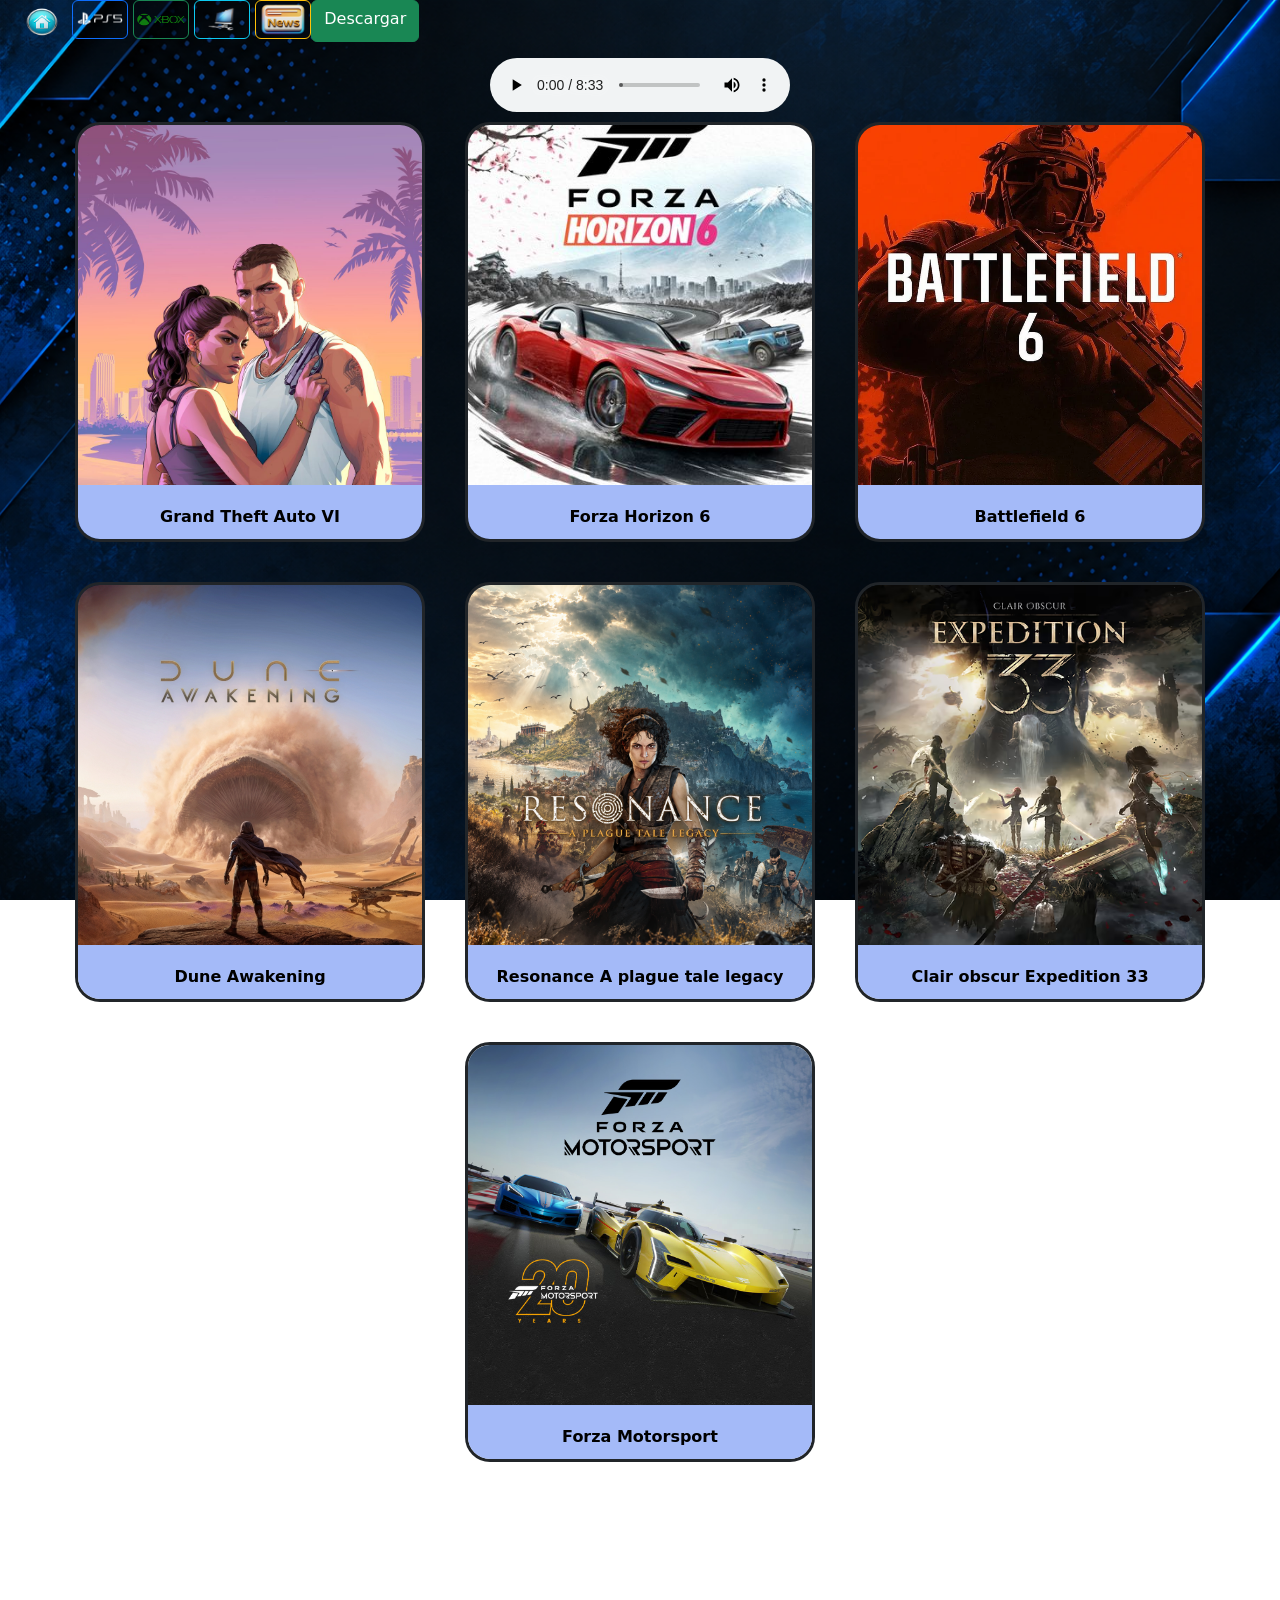
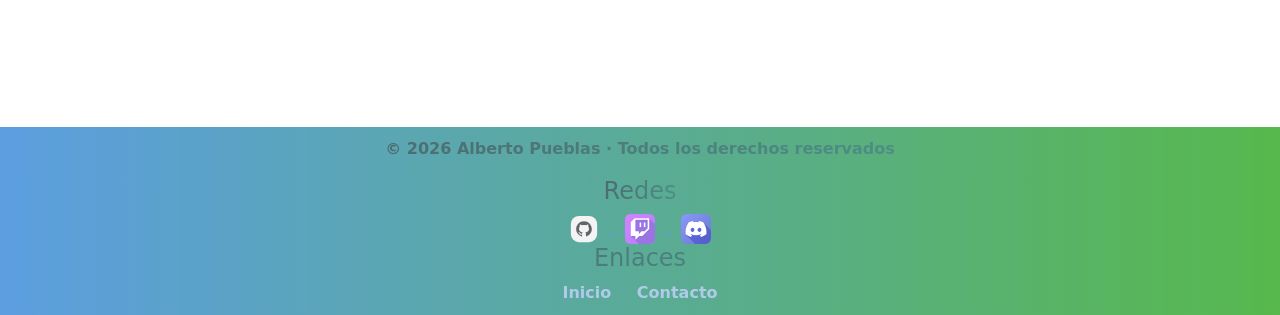
<file: Inicio/index.html>
<!doctype html>
<html lang="en">
  <head>
    <meta charset="UTF-8" />
    <title>Alberto Pueblas</title>
    <link rel="icon" href="./img/favicon.png" />
    <link
      href="https://cdn.jsdelivr.net/npm/bootstrap@5.3.8/dist/css/bootstrap.min.css"
      rel="stylesheet"
      integrity="sha384-sRIl4kxILFvY47J16cr9ZwB07vP4J8+LH7qKQnuqkuIAvNWLzeN8tE5YBujZqJLB"
      crossorigin="anonymous"
    />
    <link rel="stylesheet" href="./css/index.css" />
  </head>

  <body>
    <!--Barra de navegación-->
    <header>
      <div class="container-fluid">
        <nav class="d-flex mb-3">
          <a class="navbar-brand" href="./index.html">
            <img
              src="./img/BotonInicio.png"
              alt="Logo"
              width="50"
              height="30"
              class="d-inline-block align-text-top"
            />
          </a>
          <div class="navBar">
            <a
              href="./juegos/plataformas/playstation.html"
              type="button"
              class="btn btn-outline-primary"
            >
              <img
                src="./img/BotonPs5.png"
                alt="PS5"
                width="30"
                height="25"
                class="sizeBoton"
              />
            </a>
            <a
              href="./juegos/plataformas/xbox.html"
              type="button"
              class="btn btn-outline-success"
            >
              <img
                src="./img/botonXbox.png"
                alt="Xbox"
                width="30"
                height="25"
                class="sizeBoton"
              />
            </a>
            <a
              href="./juegos/plataformas/pc.html"
              type="button"
              class="btn btn-outline-info"
            >
              <img src="./img/BotonPc.png" alt="Pc" width="30" height="25" />
            </a>
            <a
              href="./juegos/proximos.html"
              type="button"
              class="btn btn-outline-warning"
            >
              <img
                src="./img/BotonNews.png"
                alt="Novedades"
                width="30"
                height="25"
                class="sizeBoton"
              />
            </a>
          </div>
            <a href="./audio/WeLost-LorienTestard.mp3" 
            download class="btn btn-success">Descargar</a>

        </nav>
      </div>
    </header>

    <div class="cajon">
      <audio autoplay loop controls class="audio" autoplay loop>
        <source src="./audio/WeLost-LorienTestard.mp3" type="audio/mpeg" />
      </audio>
    </div>

    <!--Este div contiene las tarjetas-->
    <div class="contenedor">
      <div class="carta">
        <span>
          <h3>Ficha técnica</h3>
          <ul class="ul-ficha">
            <li>Fecha de lanzamiento: 19 - 11 - 26</li>
            <li>Plataformas: Xbox / Ps5</li>
            <li>Tamaño: Consolas: 100 - 250 GB</li>
            <li>Multijugador: Sin confirmar</li>
            <li>Precio: Standard 79.99€ / Ultimate 99.99€</li>
            <p>Trailer</p>
          </ul>
          <a href="./img/gtaVI.jpg" target="_blank">
            <img src="./img/gtaVI.jpg" alt="GTA VI" />
          </a>
        </span>
        <img src="./img/gtaVI.jpg" alt="GTA VI" />

        <div class="card-body">
          <p class="card-text">Grand Theft Auto VI</p>
          <a
            class="Trailer"
            href="https://www.youtube.com/watch?v=FomR02IqaDY"
            target="_blank"
            >Trailer: Grand Theft Auto VI</a
          >
        </div>
      </div>

      <div class="carta" id="ForzaHorizon6">
        <span font-weight="bold">
          <h3>Ficha técnica</h3>
          <ul class="ul-ficha">
            <li>Fecha de lanzamiento: 19 - 05 - 26</li>
            <li>Plataformas: Xbox / Pc</li>
            <li>Tamaño: Xbox: 144 GB / Pc: 156 GB</li>
            <li>Multijugador: 1 / 12</li>
            <li>Precio: 69.99€</li>
          </ul>
          <a href="./img/ForzaHorizon6.jpg" target="_blank">
            <img src="./img/ForzaHorizon6.jpg" alt="Forza Horizon 6" />
          </a>
        </span>
        <img src="./img/ForzaHorizon6.jpg" />
        <div class="card-body">
          <p class="card-text">Forza Horizon 6</p>
          <a
            class="Trailer"
            href="https://www.youtube.com/watch?v=oYhaW-Vr4wg"
            target="_blank"
            >Trailer: Forza horizon 6</a
          >
        </div>
      </div>

      <div class="carta">
        <span>
          <h3>Ficha técnica</h3>
          <ul class="ul-ficha">
            <li>Fecha de lanzamiento: 10 - 10 - 25</li>
            <li>Plataformas: Xbox / Ps5 / Pc</li>
            <li>Tamaño: Xbox: 144 GB / Pc: 156 GB</li>
            <li>Multijugador: 1 / 128</li>
            <li>Precio: 69.99€ Standard / 109.99€ Phantom</li>
          </ul>
          <a href="./img/bf.webp" target="_blank">
            <img src="./img/bf.webp" alt="Forza Horizon 6" />
          </a>
        </span>
        <img src="./img/bf.webp" />
        <div class="card-body">
          <p class="card-text">Battlefield 6</p>
          <a
            class="Trailer"
            href="https://www.youtube.com/watch?v=6J8g1j0k5xM"
            target="_blank"
            >Trailer: Battlefield 6</a
          >
        </div>
      </div>
      <div class="carta">
        <span>
          <h3>Ficha técnica</h3>
          <ul class="ul-ficha">
            <li>Fecha de lanzamiento: 10 - 06 - 26</li>
            <li>Plataformas: Xbox / Pc / Ps5</li>
            <li>Tamaño: Consolas: 60 GB / Pc: 75 GB</li>
            <li>Multijugador: 1 / 32</li>
            <li>Precio: Standard 49.99€ / Deluxe 69.99€ Utlimate 89.99€</li>
          </ul>
          <a href="./img/dune.jpg" target="_blank">
            <img src="./img/dune.jpg" alt="Dune Awakening" />
          </a>
        </span>
        <img src="./img/dune.jpg" />
        <div class="card-body">
          <p class="card-text">Dune Awakening</p>
          <a
            class="Trailer"
            href="https://www.youtube.com/watch?v=ztdVjiRpYfo"
            target="_blank"
            >Trailer: Dune Awakening</a
          >
        </div>
      </div>

      <div class="carta">
        <span>
          <h3>Ficha técnica</h3>
          <ul class="ul-ficha">
            <li>Fecha de lanzamiento: 27 - 08 - 26</li>
            <li>Plataformas: Xbox / Pc / Ps5</li>
            <li>Tamaño: Consolas: 66 GB / Pc: 75 GB</li>
            <li>Multijugador: No</li>
            <li>
              Precio: Consolas 49.99€ / Pc 59.99€ / ed.Coleccionista 149.99€
            </li>
          </ul>
          <a href="./img/resonance.webp" target="_blank">
            <img
              src="./img/resonance.png"
              alt="Resonance A plague tale legacy"
            />
          </a>
        </span>
        <img src="./img/resonance.png" />
        <div class="card-body">
          <p class="card-text">Resonance A plague tale legacy</p>
          <a
            class="Trailer"
            href="https://www.youtube.com/watch?v=K3wOM3Fq3BI"
            target="_blank"
            >Trailer: Resonance A plague tale legacy</a
          >
        </div>
      </div>

      <div class="carta">
        <span>
          <h3>Ficha técnica</h3>
          <ul class="ul-ficha">
            <li>Fecha de lanzamiento: 24 - 04 - 25</li>
            <li>Plataformas: Xbox / Pc / Ps5</li>
            <li>Tamaño: Consolas: 43 GB / Pc: 55 GB</li>
            <li>Multijugador: No</li>
            <li>Precio: Standard 49.99€ / Deluxe 59.99€</li>
          </ul>
          <a href="./img/expedition.jpg" target="_blank">
            <img src="./img/expedition.jpg" alt="Clair obscur Expedition 33" />
          </a>
        </span>
        <img src="./img/expedition.jpg" />
        <div class="card-body">
          <p class="card-text">Clair obscur Expedition 33</p>
          <a
            class="Trailer"
            href="https://www.youtube.com/watch?v=9baCqcVrNCc"
            target="_blank"
            >Trailer: Clair obscur Expedition 33</a
          >
        </div>
      </div>
      <div class="carta">
        <span>
          <h3>Ficha técnica</h3>
          <ul class="ul-ficha">
            <li>Fecha de lanzamiento: 10 - 10 - 23</li>
            <li>Plataformas: Xbox / Pc</li>
            <li>Tamaño: Xbox: 144 GB / Pc: 130 GB</li>
            <li>Multijugador: 1 / 16</li>
            <li>Precio: Standard 69.99€ / Deluxe 99.99€</li>
          </ul>
          <a href="./img/forzaMotorsport.jpg" target="_blank">
            <img src="./img/forzaMotorsport.jpg" alt="Forza Motorsport" />
          </a>
        </span>
        <img src="./img/forzaMotorsport.jpg" />
        <div class="card-body">
          <p class="card-text">Forza Motorsport</p>
          <a
            class="Trailer"
            href="https://www.youtube.com/watch?v=em4gv1Ietko"
            target="_blank"
            >Trailer: Forza Motorsport</a
          >
        </div>
      </div>
    </div>
    <footer>
      <div class="footer">
        <p>© 2026 Alberto Pueblas · Todos los derechos reservados</p>

        <div class="footer-social">
          <div class="footer-social-icons">
            <h4>Redes</h4>
            <a href="https://github.com/AlbertoPueblas" target="_blank">
              <img src="./img/github.svg" alt="GitHub" />
            </a>
            <a href="https://www.twitch.tv/bettotepeto" target="_blank">
              <img src="./img/twitch.svg" alt="Twitch" />
            </a>
            <a href="https://discord.com/users/bettorrio" target="_blank">
              <img src="./img/discord.svg" alt="Discord" />
            </a>
          </div>
        </div>

        <div class="footer-links">
          <h4>Enlaces</h4>
          <a href="index.html">Inicio</a>
          <a href="mailto:acpg36@educa.madrid.org">Contacto</a>
        </div>
      </div>
    </footer>
  </body>
</html>
</file>
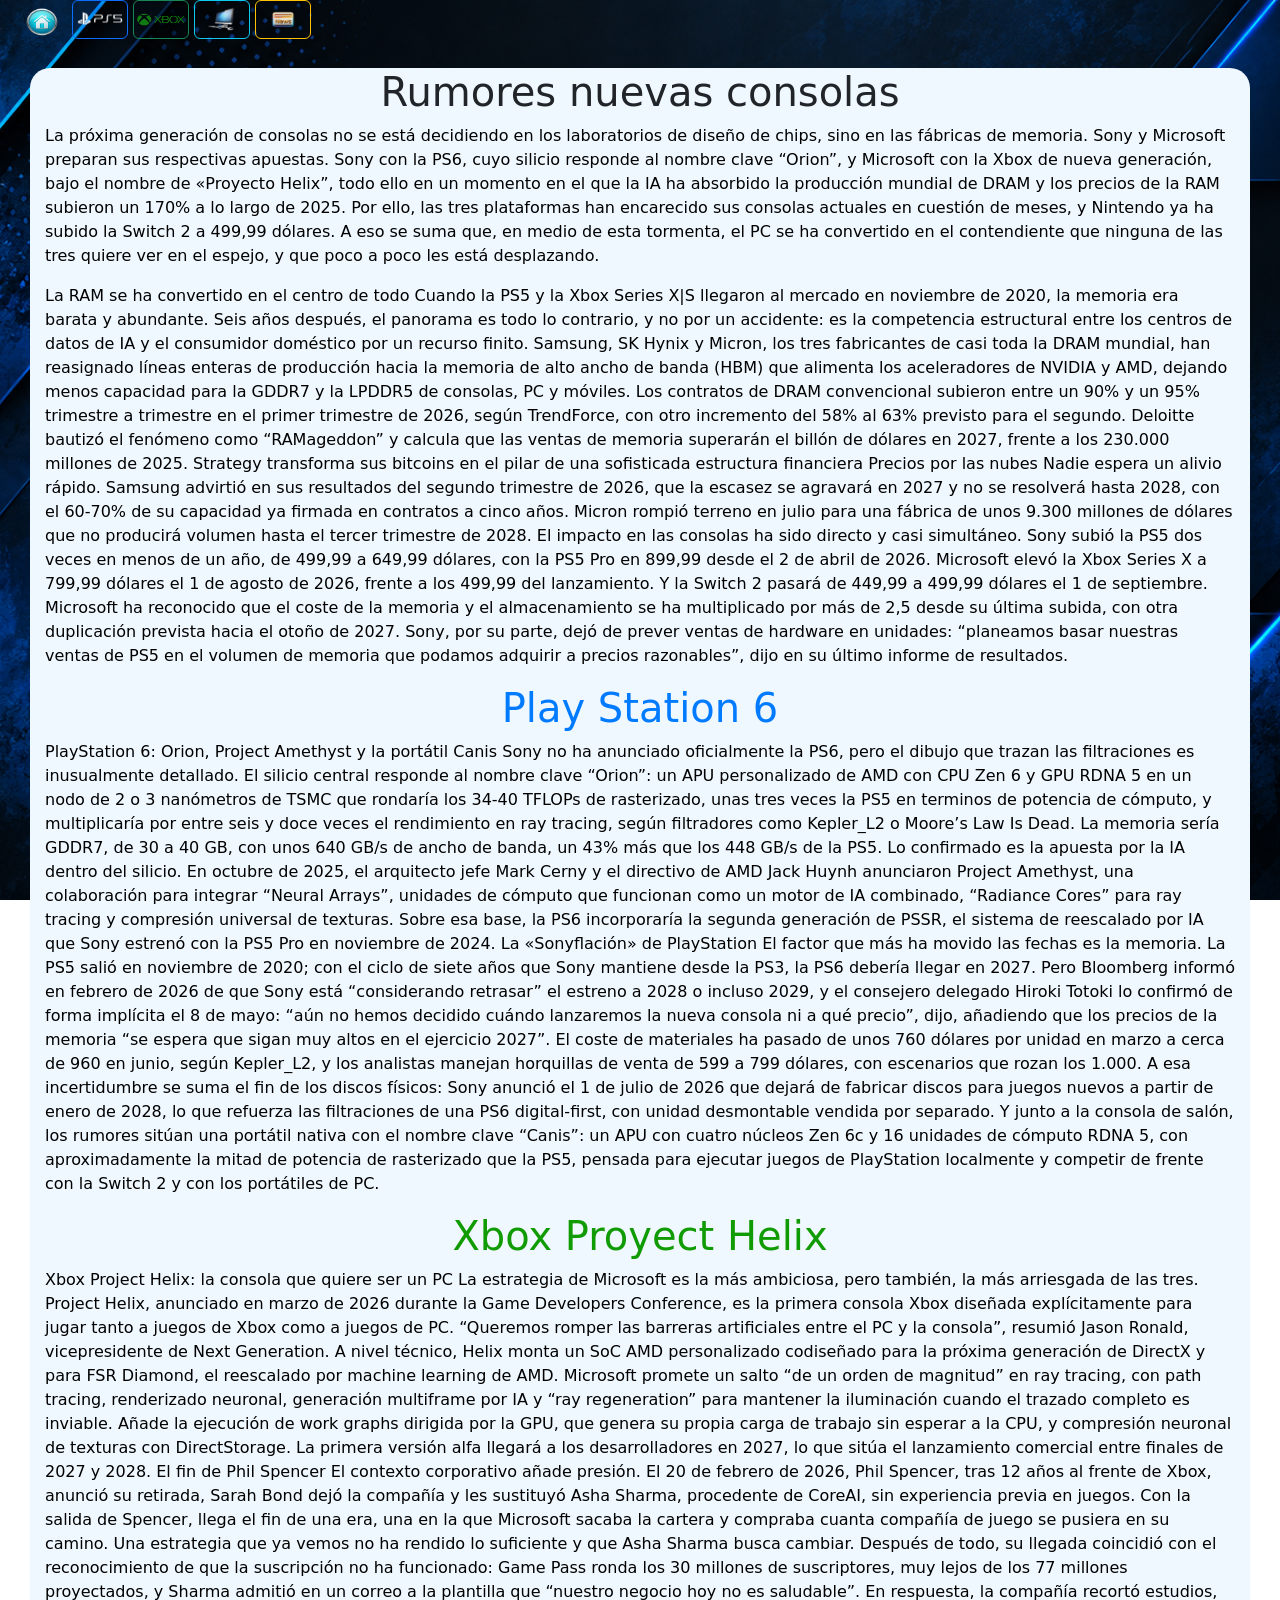
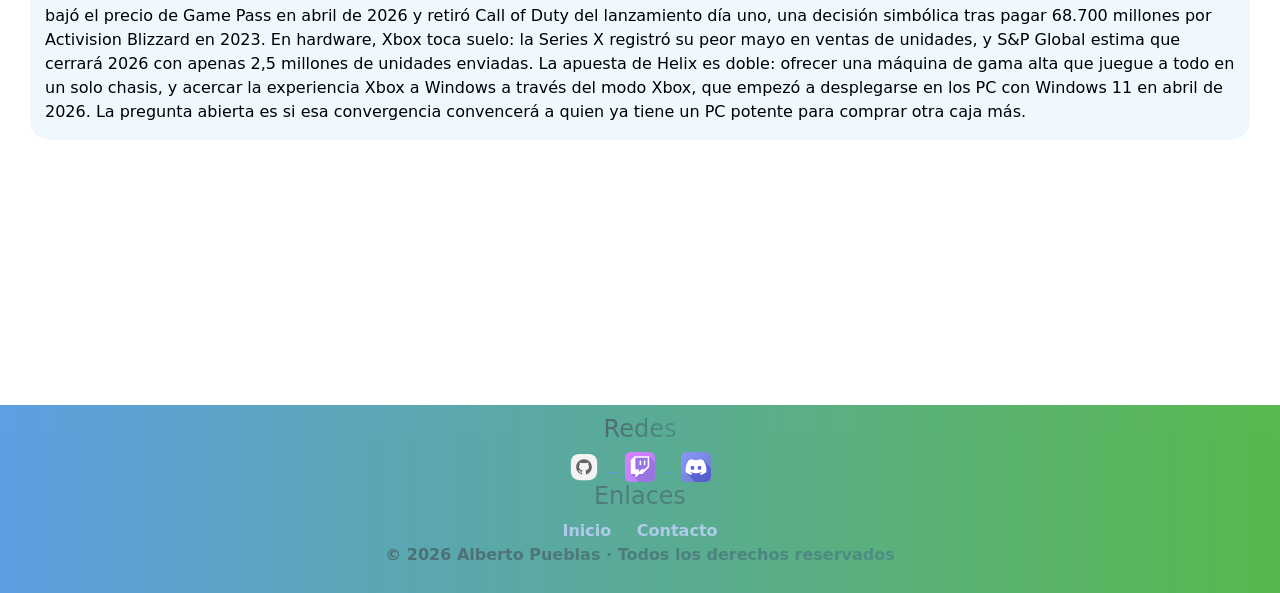
<file: Inicio/juegos/proximos.html>
<!doctype html>
<html lang="en">

<head>
  <meta charset="UTF-8" />
  <title>Alberto Pueblas</title>
  <link rel="icon" href="../img/favicon.png" />
  <link href="https://cdn.jsdelivr.net/npm/bootstrap@5.3.8/dist/css/bootstrap.min.css" rel="stylesheet"
    integrity="sha384-sRIl4kxILFvY47J16cr9ZwB07vP4J8+LH7qKQnuqkuIAvNWLzeN8tE5YBujZqJLB" crossorigin="anonymous" />
  <link rel="stylesheet" href="../css/index.css" />
</head>

<body>
  <header>
    <div class="container-fluid">
      <nav class="d-flex mb-3">
        <a class="navbar-brand" href="../index.html">
          <img src="../img/BotonInicio.png" alt="Logo" width="50" height="30" class="d-inline-block align-text-top">
        </a>
        <div class="navBar">
          <a href="./plataformas/playstation.html" type="button" class="btn btn-outline-primary">
            <img src="../img/BotonPs5.png" alt="PS5" width="30" height="25" class="sizeBoton">
          </a>
          <a href="./plataformas/xbox.html" type="button" class="btn btn-outline-success" class="sizeBoton">
            <img src="../img/botonXbox.png" alt="Xbox" width="30" height="25" class="sizeBoton">
          </a>
          <a href="./plataformas/pc.html" type="button" class="btn btn-outline-info">
            <img src="../img/BotonPc.png" alt="Pc" width="30" height="25">
          </a>
          <a href="./proximos.html" type="button" class="btn btn-outline-warning">
            <img src="../img/BotonNews.png" alt="Novedades" width="30" height="25">
          </a>
        </div>
      </nav>
    </div>
  </header>
  <div class="contenedor">
    <div class="cartaNoticia">
      <h1>Rumores nuevas consolas</h1>
      <p>
        La próxima generación de consolas no se está decidiendo en los
        laboratorios de diseño de chips, sino en las fábricas de memoria. Sony
        y Microsoft preparan sus respectivas apuestas. Sony con la PS6, cuyo
        silicio responde al nombre clave “Orion”, y Microsoft con la Xbox de
        nueva generación, bajo el nombre de «Proyecto Helix”, todo ello en un
        momento en el que la IA ha absorbido la producción mundial de DRAM y
        los precios de la RAM subieron un 170% a lo largo de 2025. Por ello,
        las tres plataformas han encarecido sus consolas actuales en cuestión
        de meses, y Nintendo ya ha subido la Switch 2 a 499,99 dólares. A eso
        se suma que, en medio de esta tormenta, el PC se ha convertido en el
        contendiente que ninguna de las tres quiere ver en el espejo, y que
        poco a poco les está desplazando.
      </p>
      <p>
        La RAM se ha convertido en el centro de todo Cuando la PS5 y la Xbox
        Series X|S llegaron al mercado en noviembre de 2020, la memoria era
        barata y abundante. Seis años después, el panorama es todo lo
        contrario, y no por un accidente: es la competencia estructural entre
        los centros de datos de IA y el consumidor doméstico por un recurso
        finito. Samsung, SK Hynix y Micron, los tres fabricantes de casi toda
        la DRAM mundial, han reasignado líneas enteras de producción hacia la
        memoria de alto ancho de banda (HBM) que alimenta los aceleradores de
        NVIDIA y AMD, dejando menos capacidad para la GDDR7 y la LPDDR5 de
        consolas, PC y móviles. Los contratos de DRAM convencional subieron
        entre un 90% y un 95% trimestre a trimestre en el primer trimestre de
        2026, según TrendForce, con otro incremento del 58% al 63% previsto
        para el segundo. Deloitte bautizó el fenómeno como “RAMageddon” y
        calcula que las ventas de memoria superarán el billón de dólares en
        2027, frente a los 230.000 millones de 2025. Strategy transforma sus
        bitcoins en el pilar de una sofisticada estructura financiera Precios
        por las nubes Nadie espera un alivio rápido. Samsung advirtió en sus
        resultados del segundo trimestre de 2026, que la escasez se agravará
        en 2027 y no se resolverá hasta 2028, con el 60-70% de su capacidad ya
        firmada en contratos a cinco años. Micron rompió terreno en julio para
        una fábrica de unos 9.300 millones de dólares que no producirá volumen
        hasta el tercer trimestre de 2028. El impacto en las consolas ha sido
        directo y casi simultáneo. Sony subió la PS5 dos veces en menos de un
        año, de 499,99 a 649,99 dólares, con la PS5 Pro en 899,99 desde el 2
        de abril de 2026. Microsoft elevó la Xbox Series X a 799,99 dólares el
        1 de agosto de 2026, frente a los 499,99 del lanzamiento. Y la Switch
        2 pasará de 449,99 a 499,99 dólares el 1 de septiembre. Microsoft ha
        reconocido que el coste de la memoria y el almacenamiento se ha
        multiplicado por más de 2,5 desde su última subida, con otra
        duplicación prevista hacia el otoño de 2027. Sony, por su parte, dejó
        de prever ventas de hardware en unidades: “planeamos basar nuestras
        ventas de PS5 en el volumen de memoria que podamos adquirir a precios
        razonables”, dijo en su último informe de resultados.
      </p>
      <h1 style="color: #007bff">Play Station 6</h1>
      <p>
        PlayStation 6: Orion, Project Amethyst y la portátil Canis Sony no ha
        anunciado oficialmente la PS6, pero el dibujo que trazan las
        filtraciones es inusualmente detallado. El silicio central responde al
        nombre clave “Orion”: un APU personalizado de AMD con CPU Zen 6 y GPU
        RDNA 5 en un nodo de 2 o 3 nanómetros de TSMC que rondaría los 34-40
        TFLOPs de rasterizado, unas tres veces la PS5 en terminos de potencia
        de cómputo, y multiplicaría por entre seis y doce veces el rendimiento
        en ray tracing, según filtradores como Kepler_L2 o Moore’s Law Is
        Dead. La memoria sería GDDR7, de 30 a 40 GB, con unos 640 GB/s de
        ancho de banda, un 43% más que los 448 GB/s de la PS5. Lo confirmado
        es la apuesta por la IA dentro del silicio. En octubre de 2025, el
        arquitecto jefe Mark Cerny y el directivo de AMD Jack Huynh anunciaron
        Project Amethyst, una colaboración para integrar “Neural Arrays”,
        unidades de cómputo que funcionan como un motor de IA combinado,
        “Radiance Cores” para ray tracing y compresión universal de texturas.
        Sobre esa base, la PS6 incorporaría la segunda generación de PSSR, el
        sistema de reescalado por IA que Sony estrenó con la PS5 Pro en
        noviembre de 2024. La «Sonyflación» de PlayStation El factor que más
        ha movido las fechas es la memoria. La PS5 salió en noviembre de 2020;
        con el ciclo de siete años que Sony mantiene desde la PS3, la PS6
        debería llegar en 2027. Pero Bloomberg informó en febrero de 2026 de
        que Sony está “considerando retrasar” el estreno a 2028 o incluso
        2029, y el consejero delegado Hiroki Totoki lo confirmó de forma
        implícita el 8 de mayo: “aún no hemos decidido cuándo lanzaremos la
        nueva consola ni a qué precio”, dijo, añadiendo que los precios de la
        memoria “se espera que sigan muy altos en el ejercicio 2027”. El coste
        de materiales ha pasado de unos 760 dólares por unidad en marzo a
        cerca de 960 en junio, según Kepler_L2, y los analistas manejan
        horquillas de venta de 599 a 799 dólares, con escenarios que rozan los
        1.000. A esa incertidumbre se suma el fin de los discos físicos: Sony
        anunció el 1 de julio de 2026 que dejará de fabricar discos para
        juegos nuevos a partir de enero de 2028, lo que refuerza las
        filtraciones de una PS6 digital-first, con unidad desmontable vendida
        por separado. Y junto a la consola de salón, los rumores sitúan una
        portátil nativa con el nombre clave “Canis”: un APU con cuatro núcleos
        Zen 6c y 16 unidades de cómputo RDNA 5, con aproximadamente la mitad
        de potencia de rasterizado que la PS5, pensada para ejecutar juegos de
        PlayStation localmente y competir de frente con la Switch 2 y con los
        portátiles de PC.
      </p>
      <h1 style="color: #119b02">Xbox Proyect Helix</h1>
      <p>
        Xbox Project Helix: la consola que quiere ser un PC La estrategia de
        Microsoft es la más ambiciosa, pero también, la más arriesgada de las
        tres. Project Helix, anunciado en marzo de 2026 durante la Game
        Developers Conference, es la primera consola Xbox diseñada
        explícitamente para jugar tanto a juegos de Xbox como a juegos de PC.
        “Queremos romper las barreras artificiales entre el PC y la consola”,
        resumió Jason Ronald, vicepresidente de Next Generation. A nivel
        técnico, Helix monta un SoC AMD personalizado codiseñado para la
        próxima generación de DirectX y para FSR Diamond, el reescalado por
        machine learning de AMD. Microsoft promete un salto “de un orden de
        magnitud” en ray tracing, con path tracing, renderizado neuronal,
        generación multiframe por IA y “ray regeneration” para mantener la
        iluminación cuando el trazado completo es inviable. Añade la ejecución
        de work graphs dirigida por la GPU, que genera su propia carga de
        trabajo sin esperar a la CPU, y compresión neuronal de texturas con
        DirectStorage. La primera versión alfa llegará a los desarrolladores
        en 2027, lo que sitúa el lanzamiento comercial entre finales de 2027 y
        2028. El fin de Phil Spencer El contexto corporativo añade presión. El
        20 de febrero de 2026, Phil Spencer, tras 12 años al frente de Xbox,
        anunció su retirada, Sarah Bond dejó la compañía y les sustituyó Asha
        Sharma, procedente de CoreAI, sin experiencia previa en juegos. Con la
        salida de Spencer, llega el fin de una era, una en la que Microsoft
        sacaba la cartera y compraba cuanta compañía de juego se pusiera en su
        camino. Una estrategia que ya vemos no ha rendido lo suficiente y que
        Asha Sharma busca cambiar. Después de todo, su llegada coincidió con
        el reconocimiento de que la suscripción no ha funcionado: Game Pass
        ronda los 30 millones de suscriptores, muy lejos de los 77 millones
        proyectados, y Sharma admitió en un correo a la plantilla que “nuestro
        negocio hoy no es saludable”. En respuesta, la compañía recortó
        estudios, bajó el precio de Game Pass en abril de 2026 y retiró Call
        of Duty del lanzamiento día uno, una decisión simbólica tras pagar
        68.700 millones por Activision Blizzard en 2023. En hardware, Xbox
        toca suelo: la Series X registró su peor mayo en ventas de unidades, y
        S&P Global estima que cerrará 2026 con apenas 2,5 millones de unidades
        enviadas. La apuesta de Helix es doble: ofrecer una máquina de gama
        alta que juegue a todo en un solo chasis, y acercar la experiencia
        Xbox a Windows a través del modo Xbox, que empezó a desplegarse en los
        PC con Windows 11 en abril de 2026. La pregunta abierta es si esa
        convergencia convencerá a quien ya tiene un PC potente para comprar
        otra caja más.
      </p>
    </div>
  </div>

  <footer>
    <div class="footer">
      
      <div class="footer-social">
        <div class="footer-social-icons">
          <h4>Redes</h4>
          <a href="https://github.com/AlbertoPueblas" target="_blank">
            <img src="../img/github.svg" alt="GitHub" />
          </a>
          <a href="https://www.twitch.tv/bettotepeto" target="_blank">
            <img src="../img/twitch.svg" alt="Twitch" />
          </a>
          <a href="https://discord.com/users/bettorrio" target="_blank">
            <img src="../img/discord.svg" alt="Discord" />
          </a>
        </div>
      </div>
      
      <div class="footer-links">
        <h4>Enlaces</h4>
        <a href="../index.html">Inicio</a>
        <a href="mailto:acpg36@educa.madrid.org">Contacto</a>
      </div>
      
    </div>
    <p>© 2026 Alberto Pueblas · Todos los derechos reservados</p>
  </footer>

</body>

</html>
</file>
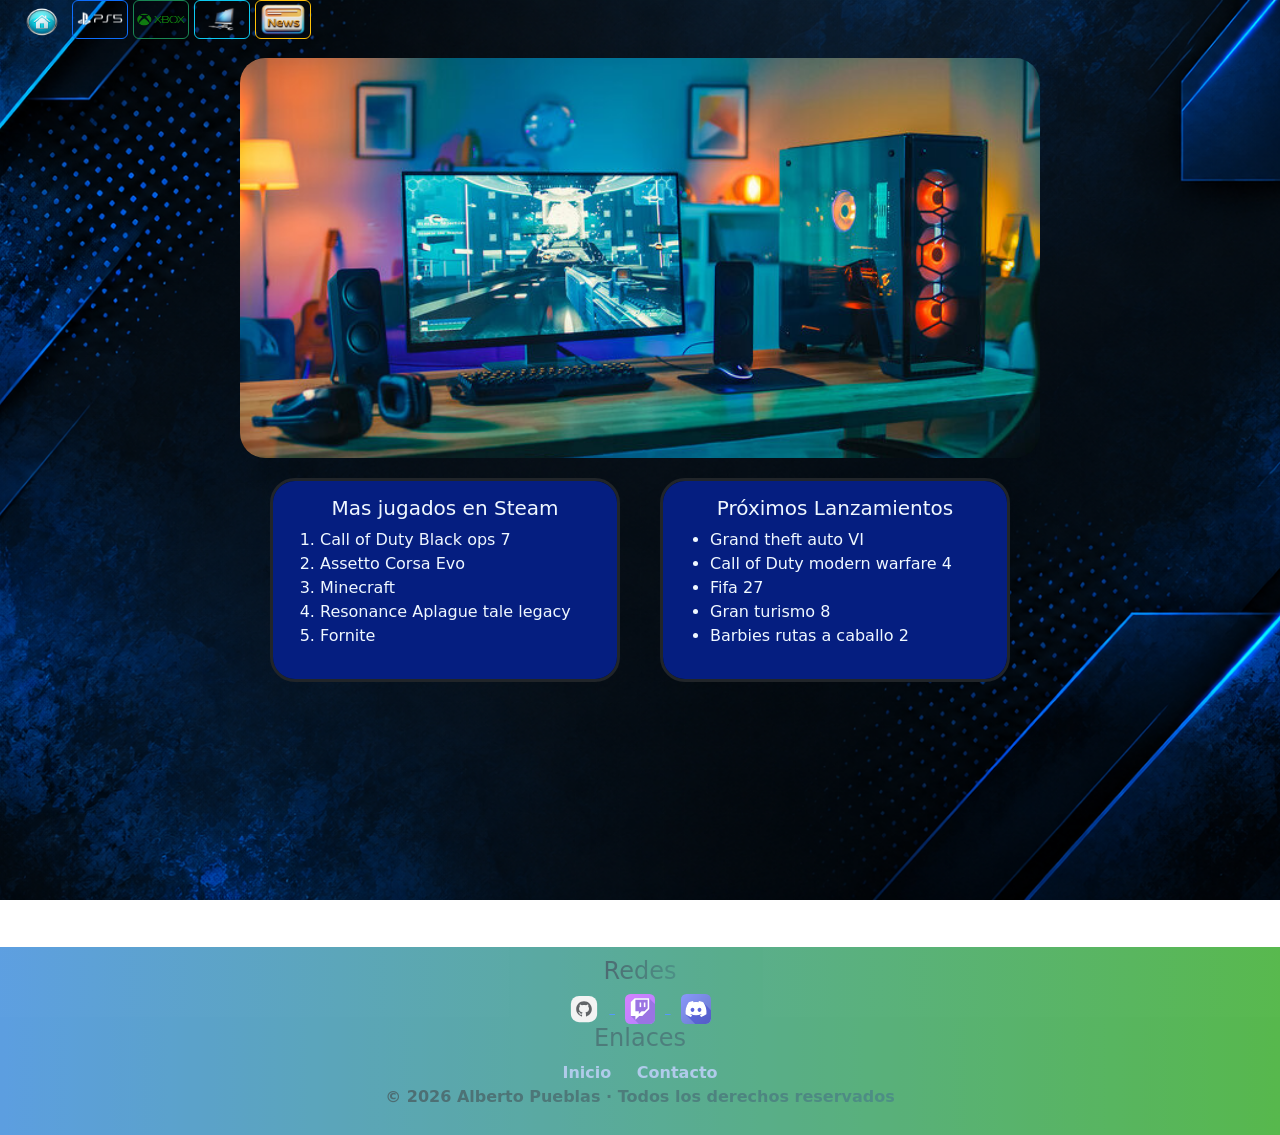
<file: Inicio/juegos/plataformas/pc.html>
<!doctype html>
<html lang="en">
  <head>
    <meta charset="UTF-8" />
    <title>Alberto Pueblas</title>
    <link rel="icon" href="../../img/favicon.png" />
    <link
      href="https://cdn.jsdelivr.net/npm/bootstrap@5.3.8/dist/css/bootstrap.min.css"
      rel="stylesheet"
      integrity="sha384-sRIl4kxILFvY47J16cr9ZwB07vP4J8+LH7qKQnuqkuIAvNWLzeN8tE5YBujZqJLB"
      crossorigin="anonymous"
    />
    <link rel="stylesheet" href="../../css/index.css" />
  </head>

  <body>
    <header>
      <div class="container-fluid">
        <nav class="d-flex mb-3">
          <a class="navbar-brand" href="../../index.html">
            <img
              src="../../img/BotonInicio.png"
              alt="Logo"
              width="50"
              height="30"
              class="d-inline-block align-text-top"
            />
          </a>
          <div class="navBar">
            <a
              href="./playstation.html"
              type="button"
              class="btn btn-outline-primary"
            >
              <img
                src="../../img/BotonPs5.png"
                alt="PS5"
                width="30"
                height="25"
                class="sizeBoton"
              />
            </a>
            <a
              href="../plataformas/xbox.html"
              type="button"
              class="btn btn-outline-success"
            >
              <img
                src="../../img/botonXbox.png"
                alt="Xbox"
                width="30"
                height="25"
                class="sizeBoton"
              />
            </a>
            <a href="" type="button" class="btn btn-outline-info">
              <img
                src="../../img/BotonPc.png"
                alt="Pc"
                width="30"
                height="25"
              />
            </a>
            <a
              href="../proximos.html"
              type="button"
              class="btn btn-outline-warning"
            >
              <img
                src="../../img/BotonNews.png"
                alt="Novedades"
                width="30"
                height="25"
                class="sizeBoton"
              />
            </a>
          </div>
        </nav>
      </div>
    </header>

    <div class="cartel">
      <img src="../../img/pc.jpg" class="d-block w-100" alt="..." />
    </div>
    <div class="contenedor">
      <div class="lista">
        <div class="card-body-pc">
          <h5>Mas jugados en Steam</h5>
          <ol class="listas">
            <li>Call of Duty Black ops 7</li>
            <li>Assetto Corsa Evo</li>
            <li>Minecraft</li>
            <li>Resonance Aplague tale legacy</li>
            <li>Fornite</li>
          </ol>
        </div>
      </div>

      <div class="lista">
        <div class="card-body-pc">
          <h5>Próximos Lanzamientos</h5>
          <ul class="listas">
            <li>Grand theft auto VI</li>
            <li>Call of Duty modern warfare 4</li>
            <li>Fifa 27</li>
            <li>Gran turismo 8</li>
            <li>Barbies rutas a caballo 2</li>
          </ul>
        </div>
      </div>
    </div>

    <footer>
      <div class="footer">
        <div class="footer-social">
          <div class="footer-social-icons">
            <h4>Redes</h4>
            <a href="https://github.com/AlbertoPueblas" target="_blank">
              <img src="../../img/github.svg" alt="GitHub" />
            </a>
            <a href="https://www.twitch.tv/bettotepeto" target="_blank">
              <img src="../../img/twitch.svg" alt="Twitch" />
            </a>
            <a href="https://discord.com/users/bettorrio" target="_blank">
              <img src="../../img/discord.svg" alt="Discord" />
            </a>
          </div>
        </div>

        <div class="footer-links">
          <h4>Enlaces</h4>
          <a href="../../index.html">Inicio</a>
          <a href="mailto:acpg36@educa.madrid.org">Contacto</a>
        </div>
      </div>
      <p>© 2026 Alberto Pueblas · Todos los derechos reservados</p>
    </footer>
  </body>
</html>
</file>
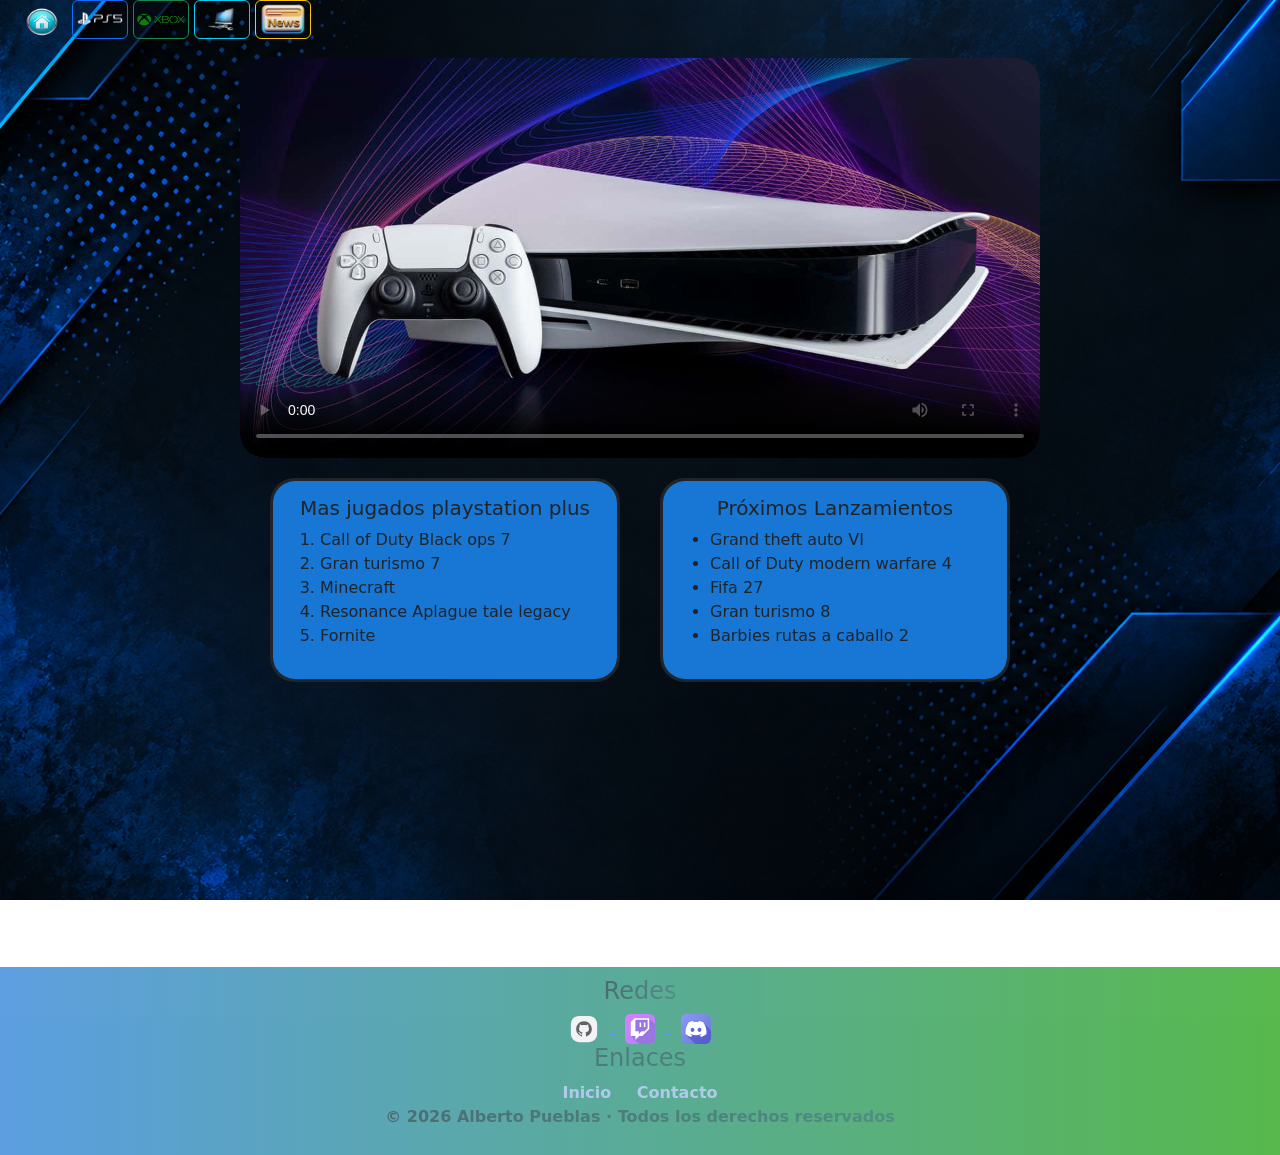
<file: Inicio/juegos/plataformas/playstation.html>
<!DOCTYPE html>
<html lang="en">

<head>
  <meta charset="UTF-8">
  <title>Alberto Pueblas</title>
  <link rel="icon" href="../../img/favicon.png">
  <link href="https://cdn.jsdelivr.net/npm/bootstrap@5.3.8/dist/css/bootstrap.min.css" rel="stylesheet"
    integrity="sha384-sRIl4kxILFvY47J16cr9ZwB07vP4J8+LH7qKQnuqkuIAvNWLzeN8tE5YBujZqJLB" crossorigin="anonymous">
  <link rel="stylesheet" href="../../css/index.css">
</head>

<body>
  <header>
    <div class="container-fluid">
      <nav class="d-flex mb-3">
        <a class="navbar-brand" href="../../index.html">
          <img src="../../img/BotonInicio.png" alt="Logo" width="50" height="30" class="d-inline-block align-text-top">
        </a>
        <div class="navBar">
          <a href="./playstation.html" href="./juegos/plataformas/playstation.html" type="button"
            class="btn btn-outline-primary">
            <img src="../../img/BotonPs5.png" alt="PS5" width="30" height="25" class="sizeBoton">
          </a>
          <a href="./xbox.html" type="button" class="btn btn-outline-success">
            <img src="../../img/botonXbox.png" alt="Xbox" width="30" height="25" class="sizeBoton">
          </a>
          <a href="./pc.html" type="button" class="btn btn-outline-info">
            <img src="../../img/BotonPc.png" alt="Pc" width="30" height="25">
          </a>
          <a href="../proximos.html" type="button" class="btn btn-outline-warning">
            <img src="../../img/BotonNews.png" alt="Novedades" width="30" height="25" class="sizeBoton">
          </a>
        </div>
      </nav>
    </div>
  </header>

  <div class="cartel">
    <video controls class="video" poster="../../img/ps5.jpg">
      <source src="../../video/introPs.mp4" type="video/mp4">
    </video>
  </div>

  <div class="contenedor">

    <div class="lista">
      <div class="card-body-ps">
        <h5>Mas jugados playstation plus</h5>
        <ol class="listas">
          <li>Call of Duty Black ops 7</li>
          <li>Gran turismo 7</li>
          <li>Minecraft</li>
          <li>Resonance Aplague tale legacy</li>
          <li>Fornite</li>
        </ol>
      </div>
    </div>

    <div class="lista">
      <div class="card-body-ps">
        <h5>Próximos Lanzamientos</h5>
        <ul class="listas">
          <li>Grand theft auto VI</li>
          <li>Call of Duty modern warfare 4</li>
          <li>Fifa 27</li>
          <li>Gran turismo 8</li>
          <li>Barbies rutas a caballo 2</li>
        </ul>
      </div>
    </div>
  </div>

  <div class="contenedor">
    <div class="cartaNoticia">

    </div>
  </div>

    <footer>
    <div class="footer">
      
      <div class="footer-social">
        <div class="footer-social-icons">
          <h4>Redes</h4>
          <a href="https://github.com/AlbertoPueblas" target="_blank">
            <img src="../../img/github.svg" alt="GitHub"/>
          </a>
          <a href="https://www.twitch.tv/bettotepeto" target="_blank">
            <img src="../../img/twitch.svg" alt="Twitch"/>
          </a>          
          <a href="https://discord.com/users/bettorrio" target="_blank">
            <img src="../../img/discord.svg" alt="Discord"/>
          </a>
        </div>
      </div>
      
      <div class="footer-links">
        <h4>Enlaces</h4>
        <a href="../../index.html">Inicio</a>
        <a href="mailto:acpg36@educa.madrid.org">Contacto</a>
      </div>
      
    </div>
    <p>© 2026 Alberto Pueblas · Todos los derechos reservados</p>
  </footer>

</body>

</html>
</file>
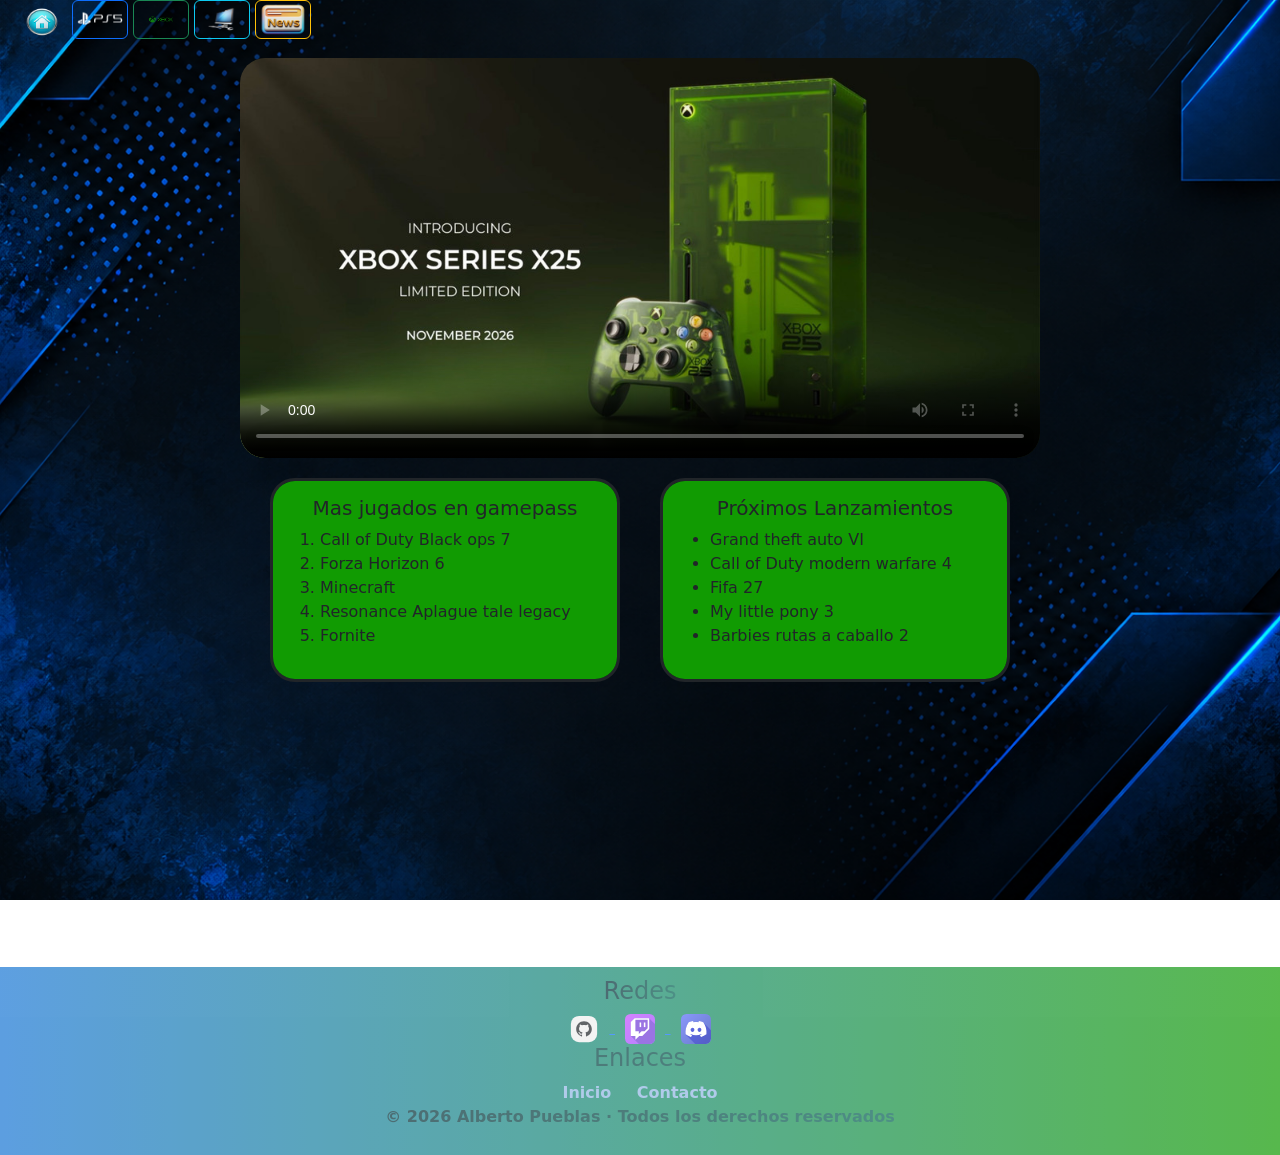
<file: Inicio/juegos/plataformas/xbox.html>
<!DOCTYPE html>
<html lang="en">

<head>
  <meta charset="UTF-8">
  <title>Alberto Pueblas</title>
  <link rel="icon" href="../../img/favicon.png">
  <link href="https://cdn.jsdelivr.net/npm/bootstrap@5.3.8/dist/css/bootstrap.min.css" rel="stylesheet"
    integrity="sha384-sRIl4kxILFvY47J16cr9ZwB07vP4J8+LH7qKQnuqkuIAvNWLzeN8tE5YBujZqJLB" crossorigin="anonymous">
  <link rel="stylesheet" href="../../css/index.css">
</head>

<body>
  <!--Barra de navegación-->
  <header>
    <div class="container-fluid">
      <nav class="d-flex mb-3">
        <a class="navbar-brand" href="../../index.html">
          <img src="../../img/BotonInicio.png" alt="Logo" width="50" height="30" class="d-inline-block align-text-top">
        </a>
        <div class="navBar">
          <a href="./playstation.html" type="button" class="btn btn-outline-primary">
            <img src="../../img/BotonPs5.png" alt="PS5" width="30" height="25" class="sizeBoton">
          </a>
          <a href="../plataformas/xbox.html" type="button" class="btn btn-outline-success" class="sizeBoton">
            <img src="../../img/botonXbox.png" alt="Xbox" width="30" height="25">
          </a>
          <a href="../plataformas/pc.html" type="button" class="btn btn-outline-info">
            <img src="../../img/BotonPc.png" alt="Pc" width="30" height="25">
          </a>
          <a href="../proximos.html" type="button" class="btn btn-outline-warning">
            <img src="../../img/BotonNews.png" alt="Novedades" width="30" height="25" class="sizeBoton">
          </a>
        </div>
      </nav>
    </div>
  </header>
    
  <div class="cartel">
    <video controls class="video" poster="../../img/xbox25.jpg">
      <source src="../../video/introXbox.mp4" type="video/mp4">
    </video>
  </div>

  <div class="contenedor">
    <div class="lista">
      <div class="card-body-xbox" style="background-color: #119b02;">
        <h5>Mas jugados en gamepass</h5>
        <ol class="listas">
          <li>Call of Duty Black ops 7</li>
          <li>Forza Horizon 6</li>
          <li>Minecraft</li>
          <li>Resonance Aplague tale legacy</li>
          <li>Fornite</li>
        </ol>
      </div>
    </div>

    <div class="lista">
      <div class="card-body-xbox">
        <h5>Próximos Lanzamientos</h5>
        <ul class="listas">
          <li>Grand theft auto VI</li>
          <li>Call of Duty modern warfare 4</li>
          <li>Fifa 27</li>
          <li>My little pony 3</li>
          <li>Barbies rutas a caballo 2</li>
        </ul>
      </div>
    </div>
  </div>

  <div class="contenedor">
    <div class="cartaNoticia">
    </div>
  </div>

  <footer>
    <div class="footer">
      
      <div class="footer-social">
        <div class="footer-social-icons">
          <h4>Redes</h4>
          <a href="https://github.com/AlbertoPueblas" target="_blank">
            <img src="../../img/github.svg" alt="GitHub"/>
          </a>
          <a href="https://www.twitch.tv/bettotepeto" target="_blank">
            <img src="../../img/twitch.svg" alt="Twitch"/>
          </a>          
          <a href="https://discord.com/users/bettorrio" target="_blank">
            <img src="../../img/discord.svg" alt="Discord"/>
          </a>
        </div>
      </div>
      
      <div class="footer-links">
        <h4>Enlaces</h4>
        <a href="../../index.html">Inicio</a>
        <a href="mailto:acpg36@educa.madrid.org">Contacto</a>
      </div>
    </div>
    <p>© 2026 Alberto Pueblas · Todos los derechos reservados</p>
  </footer>
</body>

</html>
</file>
<file: Inicio/css/index.css>
body {
  background-image: url("../img/Fondo.png");
  margin: 0;
  min-height: 100vh;
  background-size: cover;
  background-position: center;
  background-attachment: fixed;

}

p {
  color: aliceblue;
}

.navbar-brand {
  margin: 5px;
}

.contenedor {
  flex: 1;
  display: flex;
  justify-content: center;
  gap: 20px;
  flex-wrap: wrap;
}

.carta {
  height: 420px;
  width: 350px;
  margin: 10px;
  overflow: hidden;
  border-radius: 25px;
  border-style: solid;
  position: relative;
  transition:
    transform 0.3s ease,
    box-shadow 0.3s ease,
    border-color 0.3s ease;

  span {
    position: absolute;
    inset: 0;
    padding: 20px;
    opacity: 0;
    font-weight: bold;
    transform: translateY(30px);
    transition: 0.4s ease;
    background: rgba(44, 48, 58, 0.85);
  }
  span img {
    opacity: 0;
  }

}

.carta:hover {
  width: 350px;
  height: 420px;
  margin: 10px;
  overflow: hidden;
  border-radius: 25px;
  border-style: solid;
  border-color: rgb(0, 149, 255);
  transform: translateY(-8px);
  box-shadow: 0 10px 30px rgb(0, 149, 255);
  opacity: 1;
  transform: translateY(-8px);

  h3 {
    text-align: center;
    color: rgb(0, 149, 255);
    font-weight: bold;
  }

  span {
    display: block;
    text-align: left;
    z-index: 2;
    opacity: 0.8;
    transform: translateY(0);
  }

  span img {
    position: absolute;
    width: 80%;
    height: 180px;
    left: 10%;
    bottom: 20px;
    object-fit: cover;
    opacity: 0;
  }

  p {
    display: none;
  }

  .Trailer {
    text-align: center;
    position: sticky;
    bottom: 0;
    width: 100%;
    z-index: 2;
    font-weight: bold;
    color: rgb(0, 149, 255);
  }

  img {
    width: 100%;
    height: 360px;
    object-fit: cover;
    opacity: 0.4;
  }
}

.card-body {
  background-color: rgb(164, 186, 248);
  text-align: center;
  padding: 20px;
}

.card-body-ps {
  background-color: #1876d4;
  text-align: center;
  padding: 15px;
}

.card-body-xbox {
  background-color: #119b02;
  text-align: center;
  padding: 15px;
}

.card-body-pc {
  background-color: #051e80;
  text-align: center;
  padding: 15px;
  color: aliceblue;
}

.card-text {
  color: black;
  font-weight: bold;
}

.carta img {
  width: 100%;
  height: 360px;
  object-fit: cover;
}

.cartel {
  display: flex;
  justify-content: center;
  width: 80%;
  max-width: 800px;
  max-height: 400px;
  margin: 10px auto;
  overflow: hidden;
  border-radius: 25px;
}

.video {
  width: 100%;
  height: 400px;
  object-fit: cover;
}

.cartel img {
  width: 100%;

  object-fit: cover;
}

.listas {
  text-align: left;
}

.cartaNoticia {
  margin: 10px auto;
  margin-left: 30px;
  margin-right: 30px;
  border-radius: 20px;
  background-color: aliceblue;
}

.cartaNoticia p {
  margin-left: 15px;
  margin-right: 15px;
  color: black;
}

.cartaNoticia h1 {
  text-align: center;
}

/* Estilos para la lista de noticias */
.lista {
  text-align: center;
  width: 350px;
  margin: 10px;
  overflow: hidden;
  border-radius: 25px;
  border-style: solid;
  position: relative;
}

.audio {
  display: center;
  position: relative;
  bottom: 0;
  left: 0;
}
/* Estilos para el reproductor */
.cajon {
  display: flex;
  justify-content: center;
  gap: 20px;
  flex-wrap: wrap;
}

/* Estilos para la ficha técnica */
.ul-ficha {
  list-style-type: none;
  padding-left: 20px;
  padding-top: 10px;
  background-color: white;
  border-radius: 20px;
}

.sizeBoton {
  scale: 200%;
}

footer {
  display: flex;
flex-direction: column;
  justify-content: center;
  margin-top: 255px;
  opacity: 0.7;
  p {
    background: linear-gradient(to right, #010b24, #048466);
    background-clip: text;
    -webkit-text-fill-color: transparent;
  }
    h4 {
    background: linear-gradient(to right, #010b24, #048466);
    background-clip: text;
    -webkit-text-fill-color: transparent;
  }
  text-align: center;
  padding: 10px;
  bottom: 0;
  left: 0;
  width: 100%;
  font-weight: bold;
  color: linear-gradient(to right, #1876d4, #119b02);
  background: linear-gradient(to right, #1876d4, #119b02);

}
.footer-social {
  display: flex;
  justify-content: center;
  img {
    width: 30px;
    height: 30px;
    margin: 0 10px;
  }

}

.footer-links a {
  color: rgb(143, 182, 226);
  text-decoration: none;
  margin: 0 10px;
}
</file>
